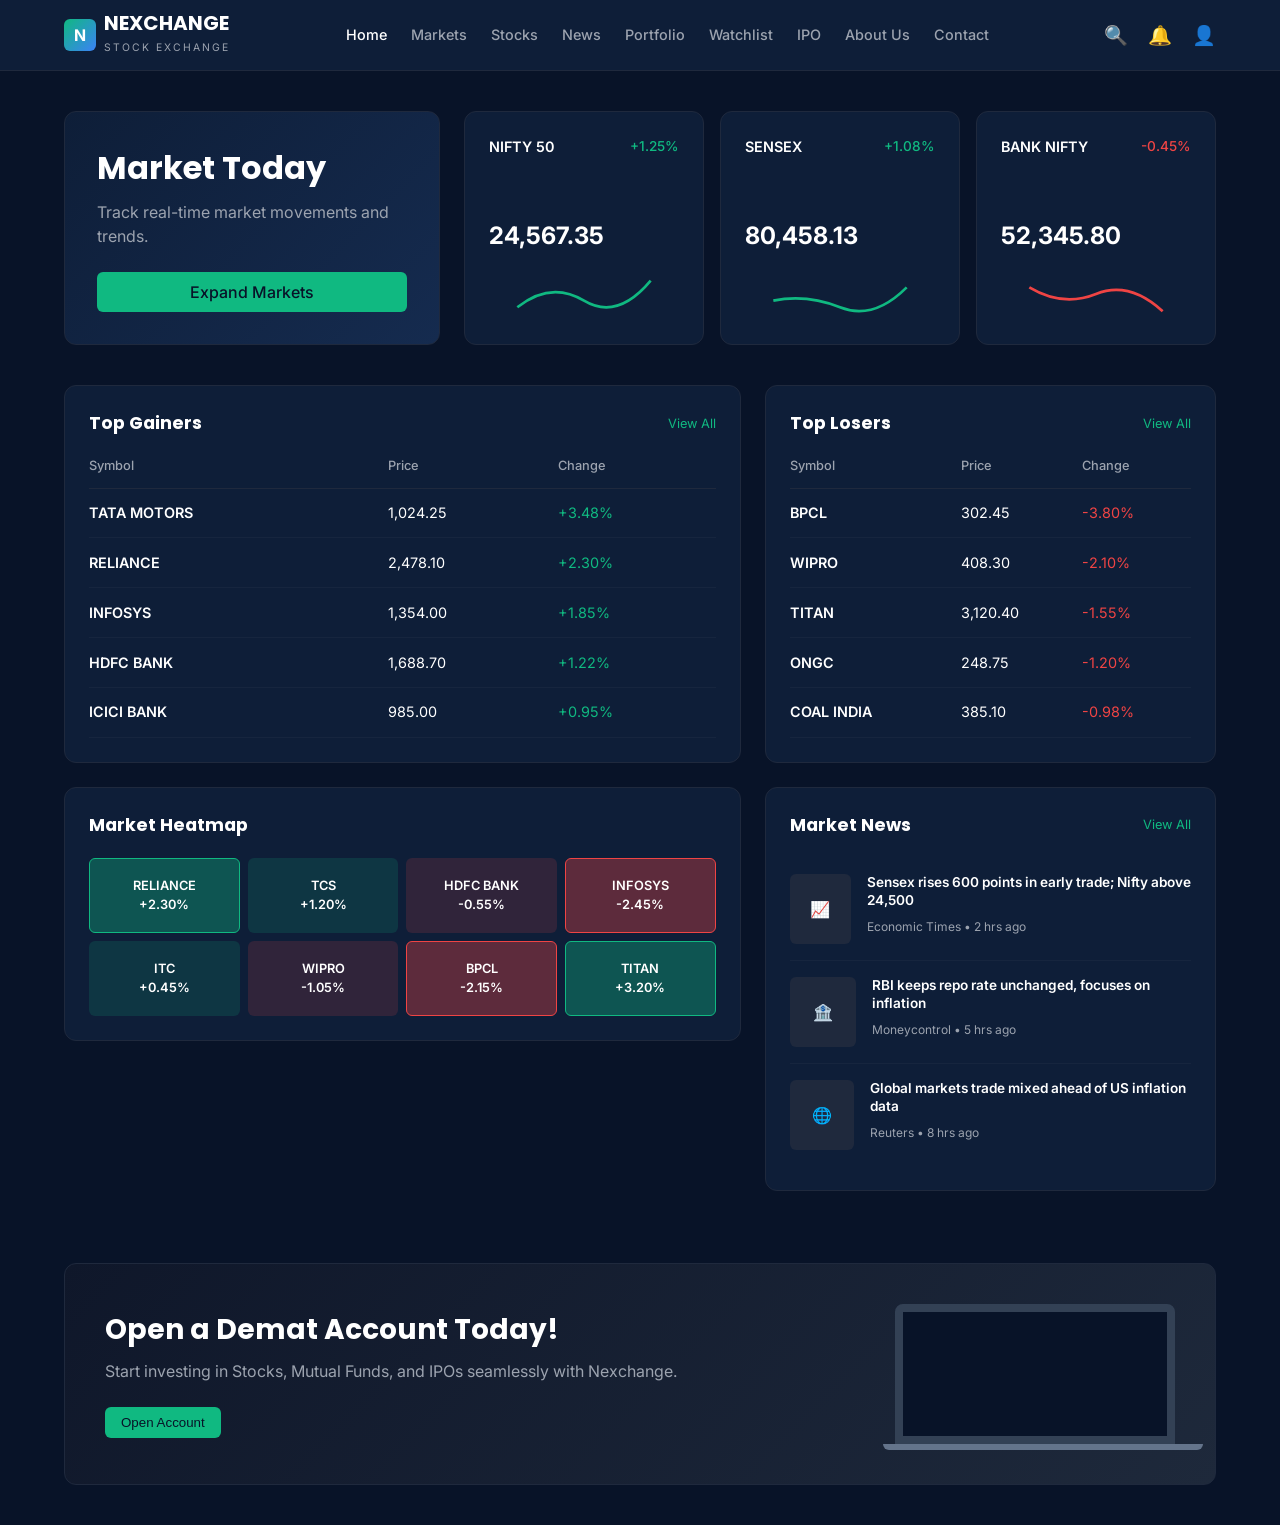
<file: index.html>
<!DOCTYPE html>
<html lang="en">
<head>
    <meta charset="UTF-8">
    <meta name="viewport" content="width=device-width, initial-scale=1.0">
    <title>Nexchange - Stock Exchange</title>
    <link rel="stylesheet" href="css/variables.css">
    <link rel="stylesheet" href="css/global.css">
    <link rel="stylesheet" href="css/components.css">
    <link rel="stylesheet" href="css/responsive.css">
</head>
<body>

    <!-- Main Navigation Header -->
    <header>
        <div class="container nav-container">
            <div class="logo-group">
                <div class="logo-icon">N</div>
                <div class="logo-text">
                    <h1>NEXCHANGE</h1>
                    <span>STOCK EXCHANGE</span>
                </div>
            </div>
            <nav class="nav-links">
                <a href="index.html" class="active">Home</a>
                <a href="markets.html">Markets</a>
                <a href="stocks.html">Stocks</a>
                <a href="news.html">News</a>
                <a href="portfolio.html">Portfolio</a>
                <a href="watchlist.html">Watchlist</a>
                <a href="ipo.html">IPO</a>
                <a href="about.html">About Us</a>
                <a href="contact.html">Contact</a>
            </nav>
            <div class="nav-actions">
                <button class="icon-btn" aria-label="Search">🔍</button>
                <button class="icon-btn" aria-label="Notifications">🔔</button>
                <button class="icon-btn" aria-label="Profile">👤</button>
            </div>
        </div>
    </header>

    <!-- Main Layout Content -->
    <main class="container">
        
        <!-- Market Today Banner & Indices -->
        <section class="hero-section">
            <div class="hero-grid">
                <div class="market-intro">
                    <h2>Market Today</h2>
                    <p>Track real-time market movements and trends.</p>
                    <a href="markets.html" class="btn btn-primary">Expand Markets</a>
                </div>
                <div class="indices-grid">
                    <!-- Nifty 50 -->
                    <div class="index-card">
                        <div class="index-header">
                            <span class="index-name">NIFTY 50</span>
                            <span class="index-change up">+1.25%</span>
                        </div>
                        <div>
                            <div class="index-val">24,567.35</div>
                            <!-- Static SVGs for professional real-time feel -->
                            <svg class="sparkline" viewBox="0 0 100 30">
                                <path d="M 0,25 Q 25,5 50,20 T 100,5" fill="none" stroke="#10B981" stroke-width="2"/>
                            </svg>
                        </div>
                    </div>
                    <!-- Sensex -->
                    <div class="index-card">
                        <div class="index-header">
                            <span class="index-name">SENSEX</span>
                            <span class="index-change up">+1.08%</span>
                        </div>
                        <div>
                            <div class="index-val">80,458.13</div>
                            <svg class="sparkline" viewBox="0 0 100 30">
                                <path d="M 0,20 Q 25,15 50,25 T 100,10" fill="none" stroke="#10B981" stroke-width="2"/>
                            </svg>
                        </div>
                    </div>
                    <!-- Bank Nifty -->
                    <div class="index-card">
                        <div class="index-header">
                            <span class="index-name">BANK NIFTY</span>
                            <span class="index-change down">-0.45%</span>
                        </div>
                        <div>
                            <div class="index-val">52,345.80</div>
                            <svg class="sparkline" viewBox="0 0 100 30">
                                <path d="M 0,10 Q 25,25 50,15 T 100,28" fill="none" stroke="#EF4444" stroke-width="2"/>
                            </svg>
                        </div>
                    </div>
                </div>
            </div>
        </section>

        <!-- Dashboard Layout Grid -->
        <section class="main-dashboard-grid">
            
            <!-- Left Side Dashboard Modules -->
            <div>
                <!-- Top Gainers -->
                <div class="card">
                    <div class="card-header">
                        <h3>Top Gainers</h3>
                        <a href="stocks.html" class="view-all">View All</a>
                    </div>
                    <table class="stock-table">
                        <thead>
                            <tr>
                                <th>Symbol</th>
                                <th>Price</th>
                                <th>Change</th>
                            </tr>
                        </thead>
                        <tbody>
                            <tr>
                                <td class="stock-name">TATA MOTORS</td>
                                <td>1,024.25</td>
                                <td class="up">+3.48%</td>
                            </tr>
                            <tr>
                                <td class="stock-name">RELIANCE</td>
                                <td>2,478.10</td>
                                <td class="up">+2.30%</td>
                            </tr>
                            <tr>
                                <td class="stock-name">INFOSYS</td>
                                <td>1,354.00</td>
                                <td class="up">+1.85%</td>
                            </tr>
                            <tr>
                                <td class="stock-name">HDFC BANK</td>
                                <td>1,688.70</td>
                                <td class="up">+1.22%</td>
                            </tr>
                            <tr>
                                <td class="stock-name">ICICI BANK</td>
                                <td>985.00</td>
                                <td class="up">+0.95%</td>
                            </tr>
                        </tbody>
                    </table>
                </div>

                <!-- Market Heatmap -->
                <div class="card">
                    <div class="card-header">
                        <h3>Market Heatmap</h3>
                    </div>
                    <div class="heatmap-grid">
                        <div class="heatmap-cell gain-high">RELIANCE<br>+2.30%</div>
                        <div class="heatmap-cell gain-mid">TCS<br>+1.20%</div>
                        <div class="heatmap-cell loss-mid">HDFC BANK<br>-0.55%</div>
                        <div class="heatmap-cell loss-high">INFOSYS<br>-2.45%</div>
                        <div class="heatmap-cell gain-mid">ITC<br>+0.45%</div>
                        <div class="heatmap-cell loss-mid">WIPRO<br>-1.05%</div>
                        <div class="heatmap-cell loss-high">BPCL<br>-2.15%</div>
                        <div class="heatmap-cell gain-high">TITAN<br>+3.20%</div>
                    </div>
                </div>
            </div>

            <!-- Right Side Dashboard Modules -->
            <div>
                <!-- Top Losers -->
                <div class="card">
                    <div class="card-header">
                        <h3>Top Losers</h3>
                        <a href="stocks.html" class="view-all">View All</a>
                    </div>
                    <table class="stock-table">
                        <thead>
                            <tr>
                                <th>Symbol</th>
                                <th>Price</th>
                                <th>Change</th>
                            </tr>
                        </thead>
                        <tbody>
                            <tr>
                                <td class="stock-name">BPCL</td>
                                <td>302.45</td>
                                <td class="down">-3.80%</td>
                            </tr>
                            <tr>
                                <td class="stock-name">WIPRO</td>
                                <td>408.30</td>
                                <td class="down">-2.10%</td>
                            </tr>
                            <tr>
                                <td class="stock-name">TITAN</td>
                                <td>3,120.40</td>
                                <td class="down">-1.55%</td>
                            </tr>
                            <tr>
                                <td class="stock-name">ONGC</td>
                                <td>248.75</td>
                                <td class="down">-1.20%</td>
                            </tr>
                            <tr>
                                <td class="stock-name">COAL INDIA</td>
                                <td>385.10</td>
                                <td class="down">-0.98%</td>
                            </tr>
                        </tbody>
                    </table>
                </div>

                <!-- Market News -->
                <div class="card">
                    <div class="card-header">
                        <h3>Market News</h3>
                        <a href="news.html" class="view-all">View All</a>
                    </div>
                    <div class="news-feed">
                        <div class="news-item">
                            <div class="news-img">📈</div>
                            <div class="news-content">
                                <h4>Sensex rises 600 points in early trade; Nifty above 24,500</h4>
                                <span class="news-meta">Economic Times • 2 hrs ago</span>
                            </div>
                        </div>
                        <div class="news-item">
                            <div class="news-img">🏦</div>
                            <div class="news-content">
                                <h4>RBI keeps repo rate unchanged, focuses on inflation</h4>
                                <span class="news-meta">Moneycontrol • 5 hrs ago</span>
                            </div>
                        </div>
                        <div class="news-item">
                            <div class="news-img">🌐</div>
                            <div class="news-content">
                                <h4>Global markets trade mixed ahead of US inflation data</h4>
                                <span class="news-meta">Reuters • 8 hrs ago</span>
                            </div>
                        </div>
                    </div>
                </div>
            </div>
        </section>

        <!-- Call to Action Banner -->
        <section class="cta-banner">
            <div class="cta-text">
                <h3>Open a Demat Account Today!</h3>
                <p>Start investing in Stocks, Mutual Funds, and IPOs seamlessly with Nexchange.</p>
                <button class="btn btn-primary">Open Account</button>
            </div>
            <!-- Native CSS illustration of Desktop/Dashboard Mockup -->
            <div class="cta-mockup"></div>
        </section>
    </main>

    <!-- Mobile Footer Navigation -->
    <nav class="mobile-nav">
        <a href="index.html" class="mobile-nav-item active">
            <span class="mobile-nav-icon">🏠</span>
            <span>Home</span>
        </a>
        <a href="markets.html" class="mobile-nav-item">
            <span class="mobile-nav-icon">📊</span>
            <span>Markets</span>
        </a>
        <a href="watchlist.html" class="mobile-nav-item">
            <span class="mobile-nav-icon">⭐</span>
            <span>Watchlist</span>
        </a>
        <a href="portfolio.html" class="mobile-nav-item">
            <span class="mobile-nav-icon">💼</span>
            <span>Portfolio</span>
        </a>
    </nav>

</body>
</html>
</file>
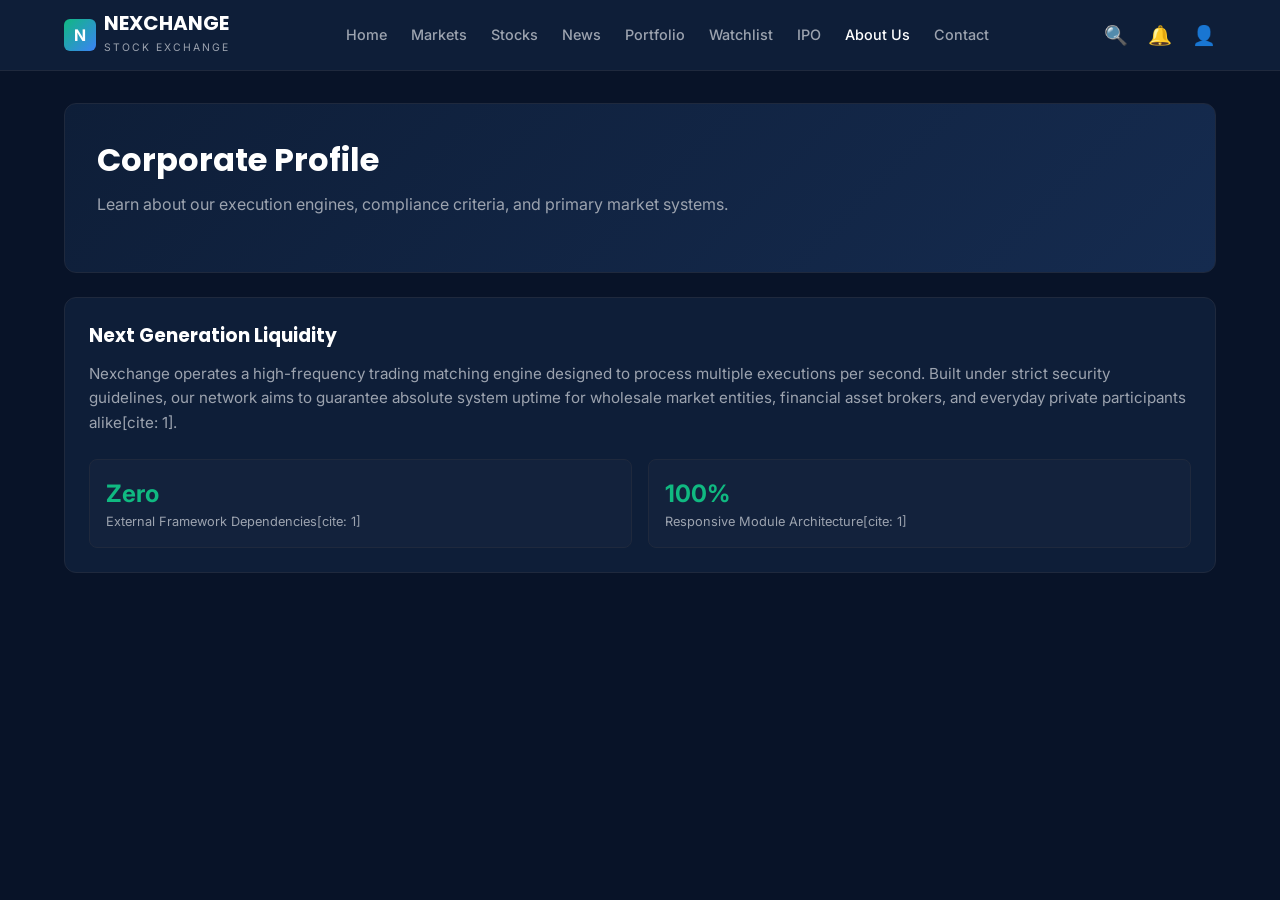
<file: about.html>
<!DOCTYPE html>
<html lang="en">
<head>
    <meta charset="UTF-8">
    <meta name="viewport" content="width=device-width, initial-scale=1.0">
    <title>Nexchange - About Us</title>
    <link rel="stylesheet" href="css/variables.css">
    <link rel="stylesheet" href="css/global.css">
    <link rel="stylesheet" href="css/components.css">
    <link rel="stylesheet" href="css/responsive.css">
</head>
<body>

    <header>
        <div class="container nav-container">
            <div class="logo-group">
                <div class="logo-icon">N</div>
                <div class="logo-text">
                    <h1>NEXCHANGE</h1>
                    <span>STOCK EXCHANGE</span>
                </div>
            </div>
            <nav class="nav-links">
                <a href="index.html">Home</a>
                <a href="markets.html">Markets</a>
                <a href="stocks.html">Stocks</a>
                <a href="news.html">News</a>
                <a href="portfolio.html">Portfolio</a>
                <a href="watchlist.html">Watchlist</a>
                <a href="ipo.html">IPO</a>
                <a href="about.html" class="active">About Us</a>
                <a href="contact.html">Contact</a>
            </nav>
            <div class="nav-actions">
                <button class="icon-btn" aria-label="Search">🔍</button>
                <button class="icon-btn" aria-label="Notifications">🔔</button>
                <button class="icon-btn" aria-label="Profile">👤</button>
            </div>
        </div>
    </header>

    <main class="container" style="padding-top: 2rem;">
        <section class="hero-section" style="padding: 0 0 1.5rem 0;">
            <div class="market-intro">
                <h2>Corporate Profile</h2>
                <p>Learn about our execution engines, compliance criteria, and primary market systems.</p>
            </div>
        </section>

        <section class="main-dashboard-grid" style="grid-template-columns: 1fr;">
            <div class="card">
                <h3 style="font-family: var(--font-heading); margin-bottom: 0.75rem;">Next Generation Liquidity</h3>
                <p style="color: var(--color-text-muted); font-size: 0.95rem; line-height: 1.6; margin-bottom: 1.5rem;">
                    Nexchange operates a high-frequency trading matching engine designed to process multiple executions per second. Built under strict security guidelines, our network aims to guarantee absolute system uptime for wholesale market entities, financial asset brokers, and everyday private participants alike[cite: 1].
                </p>
                <div style="display: grid; grid-template-columns: repeat(auto-fit, minmax(200px, 1fr)); gap: 1rem;">
                    <div style="background-color: rgba(255,255,255,0.02); padding: 1rem; border-radius: 0.5rem; border: 1px solid var(--color-border);">
                        <div style="font-size: 1.5rem; font-weight: 700; color: var(--color-primary);">Zero</div>
                        <div style="font-size: 0.8rem; color: var(--color-text-muted);">External Framework Dependencies[cite: 1]</div>
                    </div>
                    <div style="background-color: rgba(255,255,255,0.02); padding: 1rem; border-radius: 0.5rem; border: 1px solid var(--color-border);">
                        <div style="font-size: 1.5rem; font-weight: 700; color: var(--color-primary);">100%</div>
                        <div style="font-size: 0.8rem; color: var(--color-text-muted);">Responsive Module Architecture[cite: 1]</div>
                    </div>
                </div>
            </div>
        </section>
    </main>

    <nav class="mobile-nav">
        <a href="index.html" class="mobile-nav-item">
            <span class="mobile-nav-icon">🏠</span>
            <span>Home</span>
        </a>
        <a href="markets.html" class="mobile-nav-item">
            <span class="mobile-nav-icon">📊</span>
            <span>Markets</span>
        </a>
        <a href="watchlist.html" class="mobile-nav-item">
            <span class="mobile-nav-icon">⭐</span>
            <span>Watchlist</span>
        </a>
        <a href="portfolio.html" class="mobile-nav-item">
            <span class="mobile-nav-icon">💼</span>
            <span>Portfolio</span>
        </a>
    </nav>
</body>
</html>
</file>
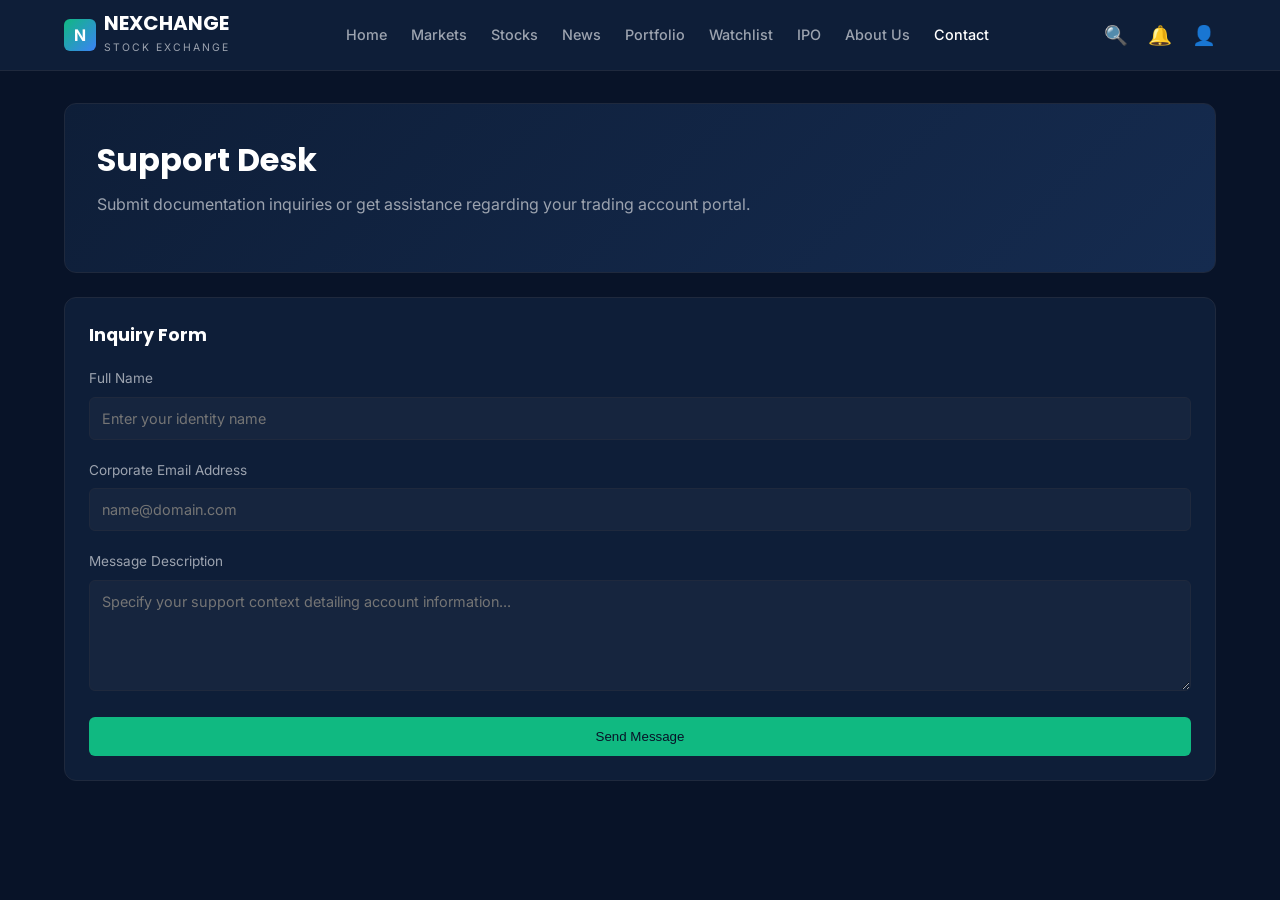
<file: contact.html>
<!DOCTYPE html>
<html lang="en">
<head>
    <meta charset="UTF-8">
    <meta name="viewport" content="width=device-width, initial-scale=1.0">
    <title>Nexchange - Contact</title>
    <link rel="stylesheet" href="css/variables.css">
    <link rel="stylesheet" href="css/global.css">
    <link rel="stylesheet" href="css/components.css">
    <link rel="stylesheet" href="css/responsive.css">
    <style>
        .form-group {
            margin-bottom: 1.25rem;
        }
        .form-group label {
            display: block;
            font-size: 0.85rem;
            color: var(--color-text-muted);
            margin-bottom: 0.5rem;
        }
        .form-control {
            width: 100%;
            background-color: rgba(255,255,255,0.03);
            border: 1px solid var(--color-border);
            border-radius: 0.375rem;
            padding: 0.75rem;
            color: #fff;
            font-family: var(--font-primary);
            font-size: 0.9rem;
        }
        .form-control:focus {
            outline: none;
            border-color: var(--color-primary);
        }
    </style>
</head>
<body>

    <header>
        <div class="container nav-container">
            <div class="logo-group">
                <div class="logo-icon">N</div>
                <div class="logo-text">
                    <h1>NEXCHANGE</h1>
                    <span>STOCK EXCHANGE</span>
                </div>
            </div>
            <nav class="nav-links">
                <a href="index.html">Home</a>
                <a href="markets.html">Markets</a>
                <a href="stocks.html">Stocks</a>
                <a href="news.html">News</a>
                <a href="portfolio.html">Portfolio</a>
                <a href="watchlist.html">Watchlist</a>
                <a href="ipo.html">IPO</a>
                <a href="about.html">About Us</a>
                <a href="contact.html" class="active">Contact</a>
            </nav>
            <div class="nav-actions">
                <button class="icon-btn" aria-label="Search">🔍</button>
                <button class="icon-btn" aria-label="Notifications">🔔</button>
                <button class="icon-btn" aria-label="Profile">👤</button>
            </div>
        </div>
    </header>

    <main class="container" style="padding-top: 2rem;">
        <section class="hero-section" style="padding: 0 0 1.5rem 0;">
            <div class="market-intro">
                <h2>Support Desk</h2>
                <p>Submit documentation inquiries or get assistance regarding your trading account portal.</p>
            </div>
        </section>

        <section class="main-dashboard-grid" style="grid-template-columns: 1fr;">
            <div class="card">
                <div class="card-header">
                    <h3>Inquiry Form</h3>
                </div>
                <form action="#" method="POST" onsubmit="return false;">
                    <div class="form-group">
                        <label for="name">Full Name</label>
                        <input type="text" id="name" class="form-control" placeholder="Enter your identity name" required>
                    </div>
                    <div class="form-group">
                        <label for="email">Corporate Email Address</label>
                        <input type="email" id="email" class="form-control" placeholder="name@domain.com" required>
                    </div>
                    <div class="form-group">
                        <label for="message">Message Description</label>
                        <textarea id="message" rows="5" class="form-control" placeholder="Specify your support context detailing account information..." required></textarea>
                    </div>
                    <button type="submit" class="btn btn-primary" style="width: 100%; padding: 0.75rem;">Send Message</button>
                </form>
            </div>
        </section>
    </main>

    <nav class="mobile-nav">
        <a href="index.html" class="mobile-nav-item">
            <span class="mobile-nav-icon">🏠</span>
            <span>Home</span>
        </a>
        <a href="markets.html" class="mobile-nav-item">
            <span class="mobile-nav-icon">📊</span>
            <span>Markets</span>
        </a>
        <a href="watchlist.html" class="mobile-nav-item">
            <span class="mobile-nav-icon">⭐</span>
            <span>Watchlist</span>
        </a>
        <a href="portfolio.html" class="mobile-nav-item">
            <span class="mobile-nav-icon">💼</span>
            <span>Portfolio</span>
        </a>
    </nav>
</body>
</html>
</file>
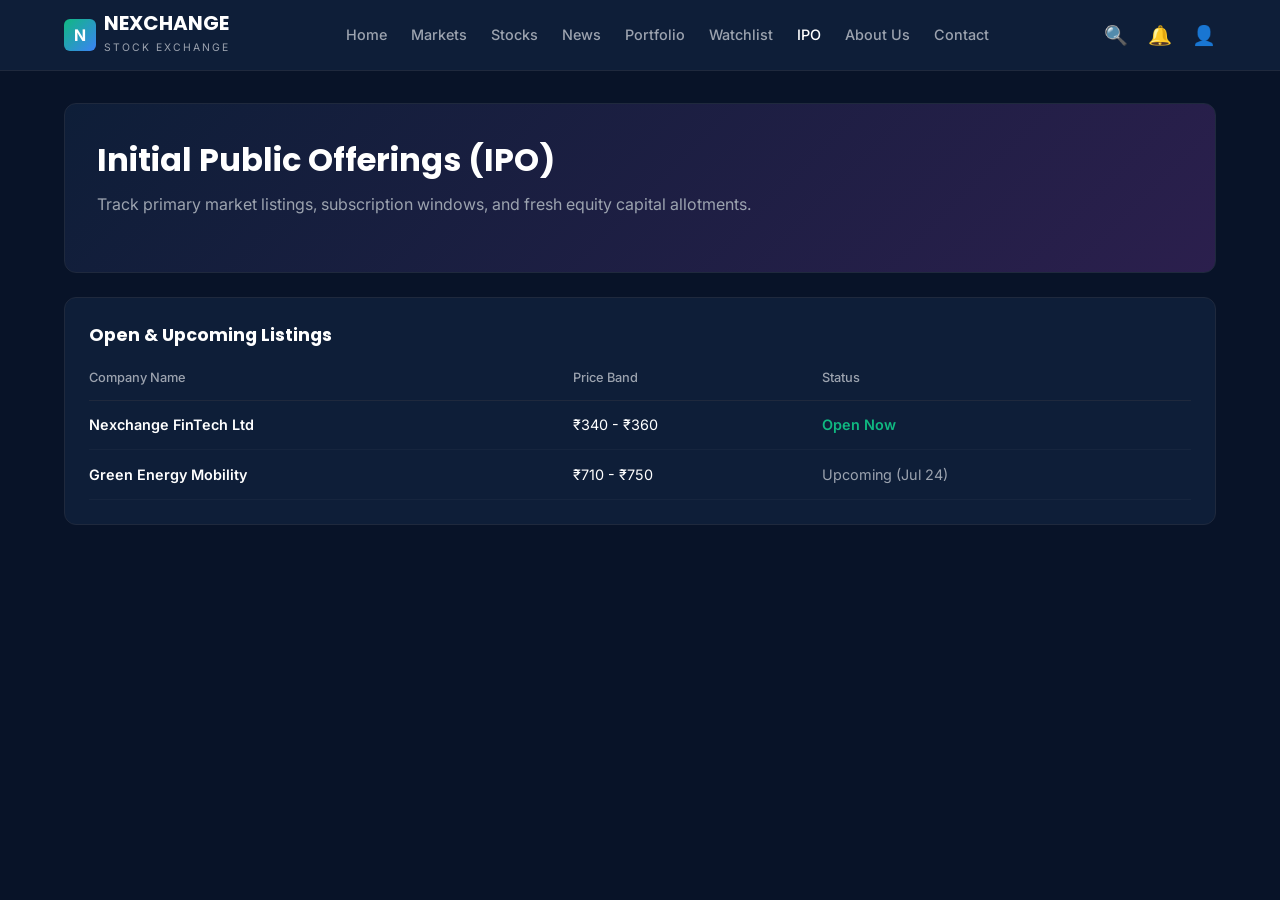
<file: ipo.html>
<!DOCTYPE html>
<html lang="en">
<head>
    <meta charset="UTF-8">
    <meta name="viewport" content="width=device-width, initial-scale=1.0">
    <title>Nexchange - IPO</title>
    <link rel="stylesheet" href="css/variables.css">
    <link rel="stylesheet" href="css/global.css">
    <link rel="stylesheet" href="css/components.css">
    <link rel="stylesheet" href="css/responsive.css">
</head>
<body>

    <header>
        <div class="container nav-container">
            <div class="logo-group">
                <div class="logo-icon">N</div>
                <div class="logo-text">
                    <h1>NEXCHANGE</h1>
                    <span>STOCK EXCHANGE</span>
                </div>
            </div>
            <nav class="nav-links">
                <a href="index.html">Home</a>
                <a href="markets.html">Markets</a>
                <a href="stocks.html">Stocks</a>
                <a href="news.html">News</a>
                <a href="portfolio.html">Portfolio</a>
                <a href="watchlist.html">Watchlist</a>
                <a href="ipo.html" class="active">IPO</a>
                <a href="about.html">About Us</a>
                <a href="contact.html">Contact</a>
            </nav>
            <div class="nav-actions">
                <button class="icon-btn" aria-label="Search">🔍</button>
                <button class="icon-btn" aria-label="Notifications">🔔</button>
                <button class="icon-btn" aria-label="Profile">👤</button>
            </div>
        </div>
    </header>

    <main class="container" style="padding-top: 2rem;">
        <section class="hero-section" style="padding: 0 0 1.5rem 0;">
            <div class="market-intro" style="background: linear-gradient(135deg, #0e1e38 0%, #2b1f4d 100%);">
                <h2>Initial Public Offerings (IPO)</h2>
                <p>Track primary market listings, subscription windows, and fresh equity capital allotments.</p>
            </div>
        </section>

        <section class="main-dashboard-grid" style="grid-template-columns: 1fr;">
            <div class="card">
                <div class="card-header">
                    <h3>Open & Upcoming Listings</h3>
                </div>
                <table class="stock-table">
                    <thead>
                        <tr>
                            <th>Company Name</th>
                            <th>Price Band</th>
                            <th>Status</th>
                        </tr>
                    </thead>
                    <tbody>
                        <tr>
                            <td class="stock-name">Nexchange FinTech Ltd</td>
                            <td>₹340 - ₹360</td>
                            <td><span style="color: var(--color-success); font-weight: 600;">Open Now</span></td>
                        </tr>
                        <tr>
                            <td class="stock-name">Green Energy Mobility</td>
                            <td>₹710 - ₹750</td>
                            <td style="color: var(--color-text-muted);">Upcoming (Jul 24)</td>
                        </tr>
                    </tbody>
                </table>
            </div>
        </section>
    </main>

    <nav class="mobile-nav">
        <a href="index.html" class="mobile-nav-item">
            <span class="mobile-nav-icon">🏠</span>
            <span>Home</span>
        </a>
        <a href="markets.html" class="mobile-nav-item">
            <span class="mobile-nav-icon">📊</span>
            <span>Markets</span>
        </a>
        <a href="watchlist.html" class="mobile-nav-item">
            <span class="mobile-nav-icon">⭐</span>
            <span>Watchlist</span>
        </a>
        <a href="portfolio.html" class="mobile-nav-item">
            <span class="mobile-nav-icon">💼</span>
            <span>Portfolio</span>
        </a>
    </nav>
</body>
</html>
</file>
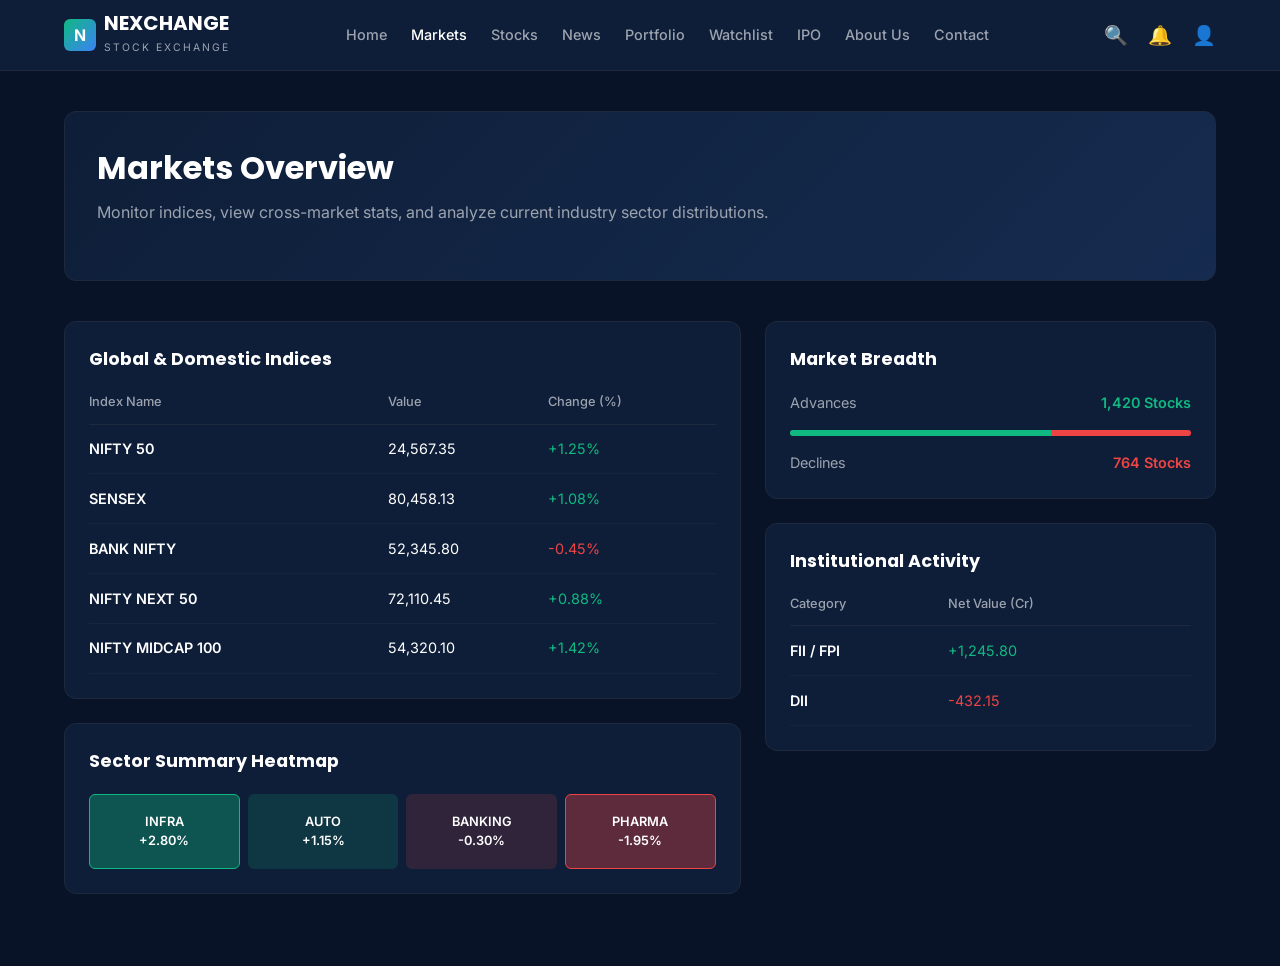
<file: markets.html>
<!DOCTYPE html>
<html lang="en">
<head>
    <meta charset="UTF-8">
    <meta name="viewport" content="width=device-width, initial-scale=1.0">
    <title>Nexchange - Markets</title>
    <link rel="stylesheet" href="css/variables.css">
    <link rel="stylesheet" href="css/global.css">
    <link rel="stylesheet" href="css/components.css">
    <link rel="stylesheet" href="css/responsive.css">
</head>
<body>

    <!-- Main Navigation Header -->
    <header>
        <div class="container nav-container">
            <div class="logo-group">
                <div class="logo-icon">N</div>
                <div class="logo-text">
                    <h1>NEXCHANGE</h1>
                    <span>STOCK EXCHANGE</span>
                </div>
            </div>
            <nav class="nav-links">
                <a href="index.html">Home</a>
                <a href="markets.html" class="active">Markets</a>
                <a href="stocks.html">Stocks</a>
                <a href="news.html">News</a>
                <a href="portfolio.html">Portfolio</a>
                <a href="watchlist.html">Watchlist</a>
                <a href="ipo.html">IPO</a>
                <a href="about.html">About Us</a>
                <a href="contact.html">Contact</a>
            </nav>
            <div class="nav-actions">
                <button class="icon-btn" aria-label="Search">🔍</button>
                <button class="icon-btn" aria-label="Notifications">🔔</button>
                <button class="icon-btn" aria-label="Profile">👤</button>
            </div>
        </div>
    </header>

    <!-- Main Layout Content -->
    <main class="container">
        
        <!-- Page Header -->
        <section class="hero-section">
            <div class="market-intro" style="background: linear-gradient(135deg, #0e1e38 0%, #152b4f 100%); padding: 2rem; border-radius: 0.75rem; border: 1px solid var(--color-border);">
                <h2>Markets Overview</h2>
                <p>Monitor indices, view cross-market stats, and analyze current industry sector distributions.</p>
            </div>
        </section>

        <!-- Markets Grid Layout -->
        <section class="main-dashboard-grid">
            
            <!-- Primary Column: Indices Breakdown -->
            <div>
                <div class="card">
                    <div class="card-header">
                        <h3>Global & Domestic Indices</h3>
                    </div>
                    <table class="stock-table">
                        <thead>
                            <tr>
                                <th>Index Name</th>
                                <th>Value</th>
                                <th>Change (%)</th>
                            </tr>
                        </thead>
                        <tbody>
                            <tr>
                                <td class="stock-name">NIFTY 50</td>
                                <td>24,567.35</td>
                                <td class="up">+1.25%</td>
                            </tr>
                            <tr>
                                <td class="stock-name">SENSEX</td>
                                <td>80,458.13</td>
                                <td class="up">+1.08%</td>
                            </tr>
                            <tr>
                                <td class="stock-name">BANK NIFTY</td>
                                <td>52,345.80</td>
                                <td class="down">-0.45%</td>
                            </tr>
                            <tr>
                                <td class="stock-name">NIFTY NEXT 50</td>
                                <td>72,110.45</td>
                                <td class="up">+0.88%</td>
                            </tr>
                            <tr>
                                <td class="stock-name">NIFTY MIDCAP 100</td>
                                <td>54,320.10</td>
                                <td class="up">+1.42%</td>
                            </tr>
                        </tbody>
                    </table>
                </div>

                <!-- Market Heatmap Context Linkage -->
                <div class="card">
                    <div class="card-header">
                        <h3>Sector Summary Heatmap</h3>
                    </div>
                    <div class="heatmap-grid">
                        <div class="heatmap-cell gain-high">INFRA<br>+2.80%</div>
                        <div class="heatmap-cell gain-mid">AUTO<br>+1.15%</div>
                        <div class="heatmap-cell loss-mid">BANKING<br>-0.30%</div>
                        <div class="heatmap-cell loss-high">PHARMA<br>-1.95%</div>
                    </div>
                </div>
            </div>

            <!-- Secondary Column: Market Statistics -->
            <div>
                <div class="card">
                    <div class="card-header">
                        <h3>Market Breadth</h3>
                    </div>
                    <div style="display: flex; flex-direction: column; gap: 1rem; margin-top: 0.5rem;">
                        <div style="display: flex; justify-content: space-between; font-size: 0.9rem;">
                            <span style="color: var(--color-text-muted);">Advances</span>
                            <span class="up" style="font-weight: 600;">1,420 Stocks</span>
                        </div>
                        <div style="height: 6px; background: #1f293d; border-radius: 3px; overflow: hidden; display: flex;">
                            <div style="width: 65%; background: var(--color-success);"></div>
                            <div style="width: 35%; background: var(--color-danger);"></div>
                        </div>
                        <div style="display: flex; justify-content: space-between; font-size: 0.9rem;">
                            <span style="color: var(--color-text-muted);">Declines</span>
                            <span class="down" style="font-weight: 600;">764 Stocks</span>
                        </div>
                    </div>
                </div>

                <div class="card">
                    <div class="card-header">
                        <h3>Institutional Activity</h3>
                    </div>
                    <table class="stock-table">
                        <thead>
                            <tr>
                                <th>Category</th>
                                <th>Net Value (Cr)</th>
                            </tr>
                        </thead>
                        <tbody>
                            <tr>
                                <td class="stock-name">FII / FPI</td>
                                <td class="up">+1,245.80</td>
                            </tr>
                            <tr>
                                <td class="stock-name">DII</td>
                                <td class="down">-432.15</td>
                            </tr>
                        </tbody>
                    </table>
                </div>
            </div>
        </section>
    </main>

    <!-- Mobile Footer Navigation -->
    <nav class="mobile-nav">
        <a href="index.html" class="mobile-nav-item">
            <span class="mobile-nav-icon">🏠</span>
            <span>Home</span>
        </a>
        <a href="markets.html" class="mobile-nav-item active">
            <span class="mobile-nav-icon">📊</span>
            <span>Markets</span>
        </a>
        <a href="watchlist.html" class="mobile-nav-item">
            <span class="mobile-nav-icon">⭐</span>
            <span>Watchlist</span>
        </a>
        <a href="portfolio.html" class="mobile-nav-item">
            <span class="mobile-nav-icon">💼</span>
            <span>Portfolio</span>
        </a>
    </nav>

</body>
</html>
</file>
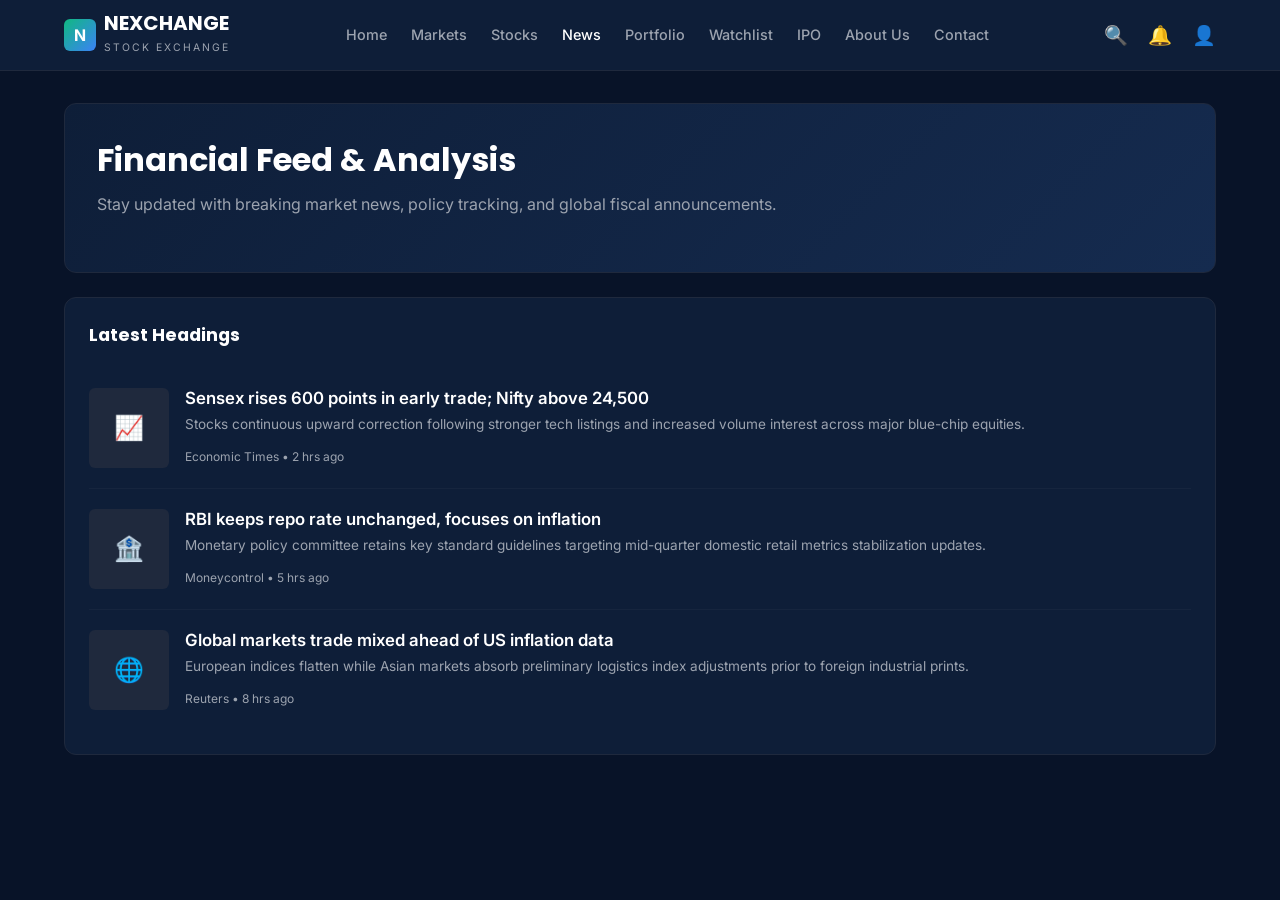
<file: news.html>
<!DOCTYPE html>
<html lang="en">
<head>
    <meta charset="UTF-8">
    <meta name="viewport" content="width=device-width, initial-scale=1.0">
    <title>Nexchange - News</title>
    <link rel="stylesheet" href="css/variables.css">
    <link rel="stylesheet" href="css/global.css">
    <link rel="stylesheet" href="css/components.css">
    <link rel="stylesheet" href="css/responsive.css">
</head>
<body>

    <header>
        <div class="container nav-container">
            <div class="logo-group">
                <div class="logo-icon">N</div>
                <div class="logo-text">
                    <h1>NEXCHANGE</h1>
                    <span>STOCK EXCHANGE</span>
                </div>
            </div>
            <nav class="nav-links">
                <a href="index.html">Home</a>
                <a href="markets.html">Markets</a>
                <a href="stocks.html">Stocks</a>
                <a href="news.html" class="active">News</a>
                <a href="portfolio.html">Portfolio</a>
                <a href="watchlist.html">Watchlist</a>
                <a href="ipo.html">IPO</a>
                <a href="about.html">About Us</a>
                <a href="contact.html">Contact</a>
            </nav>
            <div class="nav-actions">
                <button class="icon-btn" aria-label="Search">🔍</button>
                <button class="icon-btn" aria-label="Notifications">🔔</button>
                <button class="icon-btn" aria-label="Profile">👤</button>
            </div>
        </div>
    </header>

    <main class="container" style="padding-top: 2rem;">
        <section class="hero-section" style="padding: 0 0 1.5rem 0;">
            <div class="market-intro">
                <h2>Financial Feed & Analysis</h2>
                <p>Stay updated with breaking market news, policy tracking, and global fiscal announcements.</p>
            </div>
        </section>

        <section class="main-dashboard-grid" style="grid-template-columns: 1fr;">
            <div class="card">
                <div class="card-header">
                    <h3>Latest Headings</h3>
                </div>
                <div class="news-feed">
                    <div class="news-item" style="padding: 1.25rem 0;">
                        <div class="news-img" style="font-size: 1.5rem; width: 80px; height: 80px;">📈</div>
                        <div class="news-content">
                            <h4 style="font-size: 1.05rem;">Sensex rises 600 points in early trade; Nifty above 24,500</h4>
                            <p style="color: var(--color-text-muted); font-size: 0.85rem; margin: 0.25rem 0 0.5rem 0;">Stocks continuous upward correction following stronger tech listings and increased volume interest across major blue-chip equities.</p>
                            <span class="news-meta">Economic Times • 2 hrs ago</span>
                        </div>
                    </div>
                    <div class="news-item" style="padding: 1.25rem 0;">
                        <div class="news-img" style="font-size: 1.5rem; width: 80px; height: 80px;">🏦</div>
                        <div class="news-content">
                            <h4 style="font-size: 1.05rem;">RBI keeps repo rate unchanged, focuses on inflation</h4>
                            <p style="color: var(--color-text-muted); font-size: 0.85rem; margin: 0.25rem 0 0.5rem 0;">Monetary policy committee retains key standard guidelines targeting mid-quarter domestic retail metrics stabilization updates.</p>
                            <span class="news-meta">Moneycontrol • 5 hrs ago</span>
                        </div>
                    </div>
                    <div class="news-item" style="padding: 1.25rem 0;">
                        <div class="news-img" style="font-size: 1.5rem; width: 80px; height: 80px;">🌐</div>
                        <div class="news-content">
                            <h4 style="font-size: 1.05rem;">Global markets trade mixed ahead of US inflation data</h4>
                            <p style="color: var(--color-text-muted); font-size: 0.85rem; margin: 0.25rem 0 0.5rem 0;">European indices flatten while Asian markets absorb preliminary logistics index adjustments prior to foreign industrial prints.</p>
                            <span class="news-meta">Reuters • 8 hrs ago</span>
                        </div>
                    </div>
                </div>
            </div>
        </section>
    </main>

    <nav class="mobile-nav">
        <a href="index.html" class="mobile-nav-item">
            <span class="mobile-nav-icon">🏠</span>
            <span>Home</span>
        </a>
        <a href="markets.html" class="mobile-nav-item">
            <span class="mobile-nav-icon">📊</span>
            <span>Markets</span>
        </a>
        <a href="watchlist.html" class="mobile-nav-item">
            <span class="mobile-nav-icon">⭐</span>
            <span>Watchlist</span>
        </a>
        <a href="portfolio.html" class="mobile-nav-item">
            <span class="mobile-nav-icon">💼</span>
            <span>Portfolio</span>
        </a>
    </nav>
</body>
</html>
</file>
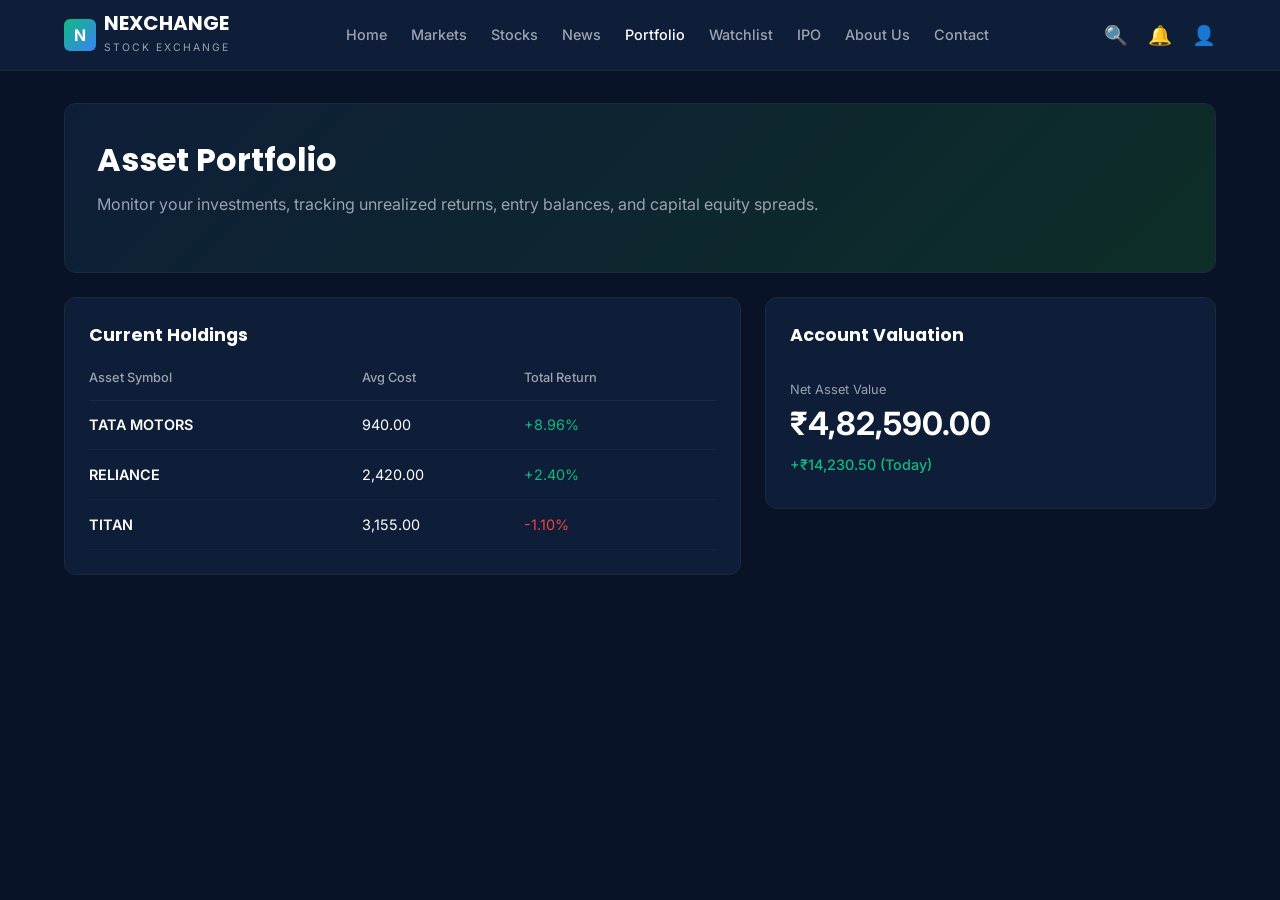
<file: portfolio.html>
<!DOCTYPE html>
<html lang="en">
<head>
    <meta charset="UTF-8">
    <meta name="viewport" content="width=device-width, initial-scale=1.0">
    <title>Nexchange - Portfolio</title>
    <link rel="stylesheet" href="css/variables.css">
    <link rel="stylesheet" href="css/global.css">
    <link rel="stylesheet" href="css/components.css">
    <link rel="stylesheet" href="css/responsive.css">
</head>
<body>

    <header>
        <div class="container nav-container">
            <div class="logo-group">
                <div class="logo-icon">N</div>
                <div class="logo-text">
                    <h1>NEXCHANGE</h1>
                    <span>STOCK EXCHANGE</span>
                </div>
            </div>
            <nav class="nav-links">
                <a href="index.html">Home</a>
                <a href="markets.html">Markets</a>
                <a href="stocks.html">Stocks</a>
                <a href="news.html">News</a>
                <a href="portfolio.html" class="active">Portfolio</a>
                <a href="watchlist.html">Watchlist</a>
                <a href="ipo.html">IPO</a>
                <a href="about.html">About Us</a>
                <a href="contact.html">Contact</a>
            </nav>
            <div class="nav-actions">
                <button class="icon-btn" aria-label="Search">🔍</button>
                <button class="icon-btn" aria-label="Notifications">🔔</button>
                <button class="icon-btn" aria-label="Profile">👤</button>
            </div>
        </div>
    </header>

    <main class="container" style="padding-top: 2rem;">
        <section class="hero-section" style="padding: 0 0 1.5rem 0;">
            <div class="market-intro" style="background: linear-gradient(135deg, #0e1e38 0%, #0d2e27 100%);">
                <h2>Asset Portfolio</h2>
                <p>Monitor your investments, tracking unrealized returns, entry balances, and capital equity spreads.</p>
            </div>
        </section>

        <section class="main-dashboard-grid">
            <div>
                <div class="card">
                    <div class="card-header">
                        <h3>Current Holdings</h3>
                    </div>
                    <table class="stock-table">
                        <thead>
                            <tr>
                                <th>Asset Symbol</th>
                                <th>Avg Cost</th>
                                <th>Total Return</th>
                            </tr>
                        </thead>
                        <tbody>
                            <tr>
                                <td class="stock-name">TATA MOTORS</td>
                                <td>940.00</td>
                                <td class="up">+8.96%</td>
                            </tr>
                            <tr>
                                <td class="stock-name">RELIANCE</td>
                                <td>2,420.00</td>
                                <td class="up">+2.40%</td>
                            </tr>
                            <tr>
                                <td class="stock-name">TITAN</td>
                                <td>3,155.00</td>
                                <td class="down">-1.10%</td>
                            </tr>
                        </tbody>
                    </table>
                </div>
            </div>

            <div>
                <div class="card">
                    <div class="card-header">
                        <h3>Account Valuation</h3>
                    </div>
                    <div style="padding: 0.5rem 0;">
                        <span style="font-size: 0.8rem; color: var(--color-text-muted);">Net Asset Value</span>
                        <div style="font-size: 2rem; font-weight: 700; margin-bottom: 0.25rem;">₹4,82,590.00</div>
                        <span class="up" style="font-size: 0.9rem; font-weight: 500;">+₹14,230.50 (Today)</span>
                    </div>
                </div>
            </div>
        </section>
    </main>

    <nav class="mobile-nav">
        <a href="index.html" class="mobile-nav-item">
            <span class="mobile-nav-icon">🏠</span>
            <span>Home</span>
        </a>
        <a href="markets.html" class="mobile-nav-item">
            <span class="mobile-nav-icon">📊</span>
            <span>Markets</span>
        </a>
        <a href="watchlist.html" class="mobile-nav-item">
            <span class="mobile-nav-icon">⭐</span>
            <span>Watchlist</span>
        </a>
        <a href="portfolio.html" class="mobile-nav-item active">
            <span class="mobile-nav-icon">💼</span>
            <span>Portfolio</span>
        </a>
    </nav>
</body>
</html>
</file>
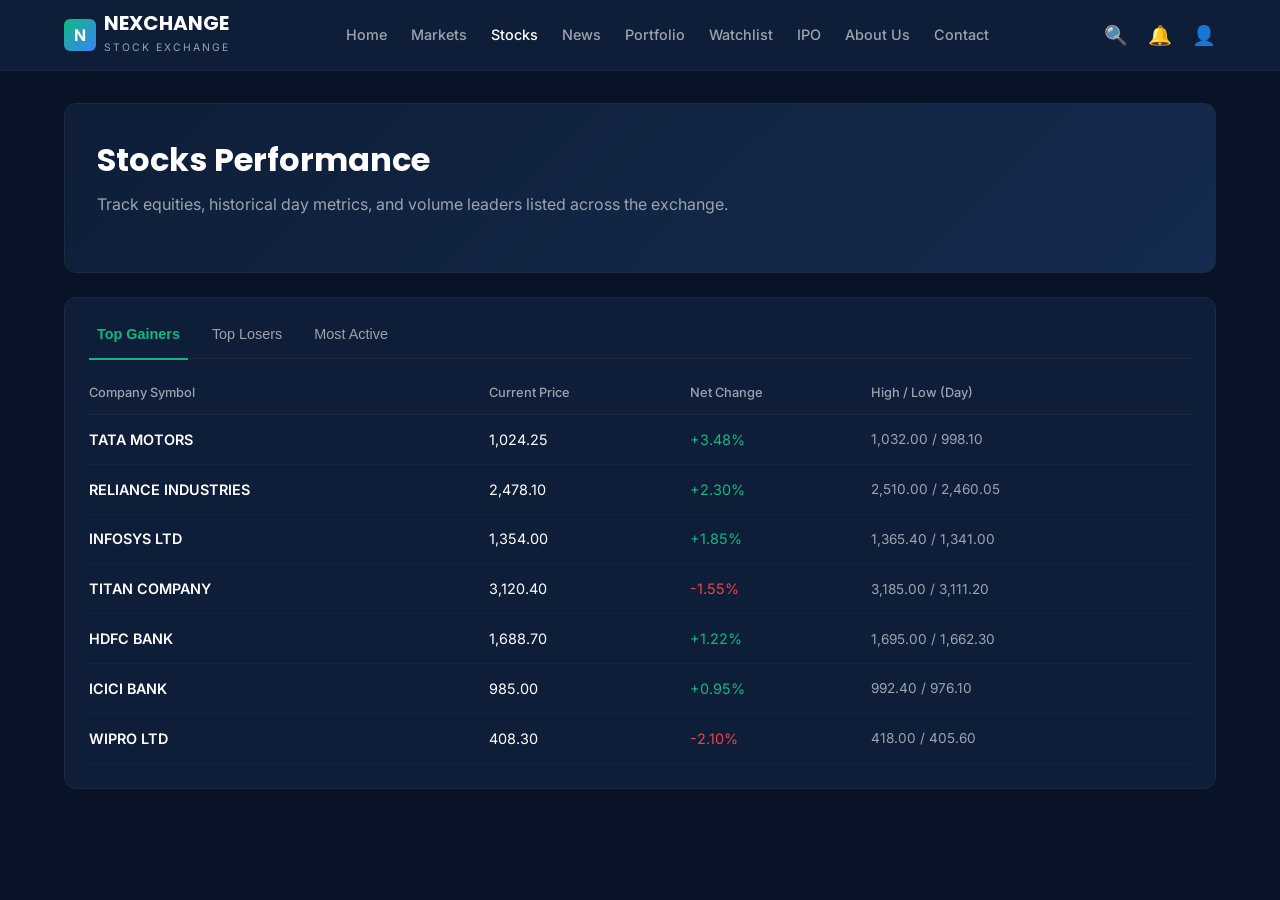
<file: stocks.html>
<!DOCTYPE html>
<html lang="en">
<head>
    <meta charset="UTF-8">
    <meta name="viewport" content="width=device-width, initial-scale=1.0">
    <title>Nexchange - Stocks</title>
    <link rel="stylesheet" href="css/variables.css">
    <link rel="stylesheet" href="css/global.css">
    <link rel="stylesheet" href="css/components.css">
    <link rel="stylesheet" href="css/responsive.css">
    <style>
        /* Specific page-level styling for the filter tabs */
        .filter-tabs {
            display: flex;
            gap: 1rem;
            margin-bottom: 1.5rem;
            border-bottom: 1px solid var(--color-border);
            padding-bottom: 0.75rem;
        }
        .tab-btn {
            background: transparent;
            border: none;
            color: var(--color-text-muted);
            font-size: 0.9rem;
            font-weight: 500;
            padding: 0.25rem 0.5rem;
            cursor: pointer;
            position: relative;
        }
        .tab-btn.active {
            color: var(--color-primary);
            font-weight: 600;
        }
        .tab-btn.active::after {
            content: '';
            position: absolute;
            bottom: -0.85rem;
            left: 0;
            right: 0;
            height: 2px;
            background-color: var(--color-primary);
        }
    </style>
</head>
<body>

    <!-- Main Navigation Header -->
    <header>
        <div class="container nav-container">
            <div class="logo-group">
                <div class="logo-icon">N</div>
                <div class="logo-text">
                    <h1>NEXCHANGE</h1>
                    <span>STOCK EXCHANGE</span>
                </div>
            </div>
            <nav class="nav-links">
                <a href="index.html">Home</a>
                <a href="markets.html">Markets</a>
                <a href="stocks.html" class="active">Stocks</a>
                <a href="news.html">News</a>
                <a href="portfolio.html">Portfolio</a>
                <a href="watchlist.html">Watchlist</a>
                <a href="ipo.html">IPO</a>
                <a href="about.html">About Us</a>
                <a href="contact.html">Contact</a>
            </nav>
            <div class="nav-actions">
                <button class="icon-btn" aria-label="Search">🔍</button>
                <button class="icon-btn" aria-label="Notifications">🔔</button>
                <button class="icon-btn" aria-label="Profile">👤</button>
            </div>
        </div>
    </header>

    <!-- Main Layout Content -->
    <main class="container" style="padding-top: 2rem;">
        
        <!-- Page Overview Header -->
        <section class="hero-section" style="padding: 0 0 1.5rem 0;">
            <div class="market-intro">
                <h2>Stocks Performance</h2>
                <p>Track equities, historical day metrics, and volume leaders listed across the exchange.</p>
            </div>
        </section>

        <!-- Main Dashboard Table Layout -->
        <section class="main-dashboard-grid" style="grid-template-columns: 1fr;">
            <div class="card">
                
                <!-- Filter Tabs mimicking the design mockups -->
                <div class="filter-tabs">
                    <button class="tab-btn active">Top Gainers</button>
                    <button class="tab-btn">Top Losers</button>
                    <button class="tab-btn">Most Active</button>
                </div>

                <!-- Comprehensive Equity List -->
                <table class="stock-table">
                    <thead>
                        <tr>
                            <th>Company Symbol</th>
                            <th>Current Price</th>
                            <th>Net Change</th>
                            <th>High / Low (Day)</th>
                        </tr>
                    </thead>
                    <tbody>
                        <tr>
                            <td class="stock-name">TATA MOTORS</td>
                            <td>1,024.25</td>
                            <td class="up">+3.48%</td>
                            <td style="color: var(--color-text-muted); font-size: 0.85rem;">1,032.00 / 998.10</td>
                        </tr>
                        <tr>
                            <td class="stock-name">RELIANCE INDUSTRIES</td>
                            <td>2,478.10</td>
                            <td class="up">+2.30%</td>
                            <td style="color: var(--color-text-muted); font-size: 0.85rem;">2,510.00 / 2,460.05</td>
                        </tr>
                        <tr>
                            <td class="stock-name">INFOSYS LTD</td>
                            <td>1,354.00</td>
                            <td class="up">+1.85%</td>
                            <td style="color: var(--color-text-muted); font-size: 0.85rem;">1,365.40 / 1,341.00</td>
                        </tr>
                        <tr>
                            <td class="stock-name">TITAN COMPANY</td>
                            <td>3,120.40</td>
                            <td class="down">-1.55%</td>
                            <td style="color: var(--color-text-muted); font-size: 0.85rem;">3,185.00 / 3,111.20</td>
                        </tr>
                        <tr>
                            <td class="stock-name">HDFC BANK</td>
                            <td>1,688.70</td>
                            <td class="up">+1.22%</td>
                            <td style="color: var(--color-text-muted); font-size: 0.85rem;">1,695.00 / 1,662.30</td>
                        </tr>
                        <tr>
                            <td class="stock-name">ICICI BANK</td>
                            <td>985.00</td>
                            <td class="up">+0.95%</td>
                            <td style="color: var(--color-text-muted); font-size: 0.85rem;">992.40 / 976.10</td>
                        </tr>
                        <tr>
                            <td class="stock-name">WIPRO LTD</td>
                            <td>408.30</td>
                            <td class="down">-2.10%</td>
                            <td style="color: var(--color-text-muted); font-size: 0.85rem;">418.00 / 405.60</td>
                        </tr>
                    </tbody>
                </table>
            </div>
        </section>
    </main>

    <!-- Mobile Navigation Bar -->
    <nav class="mobile-nav">
        <a href="index.html" class="mobile-nav-item">
            <span class="mobile-nav-icon">🏠</span>
            <span>Home</span>
        </a>
        <a href="markets.html" class="mobile-nav-item">
            <span class="mobile-nav-icon">📊</span>
            <span>Markets</span>
        </a>
        <a href="watchlist.html" class="mobile-nav-item">
            <span class="mobile-nav-icon">⭐</span>
            <span>Watchlist</span>
        </a>
        <a href="portfolio.html" class="mobile-nav-item">
            <span class="mobile-nav-icon">💼</span>
            <span>Portfolio</span>
        </a>
    </nav>

</body>
</html>
</file>
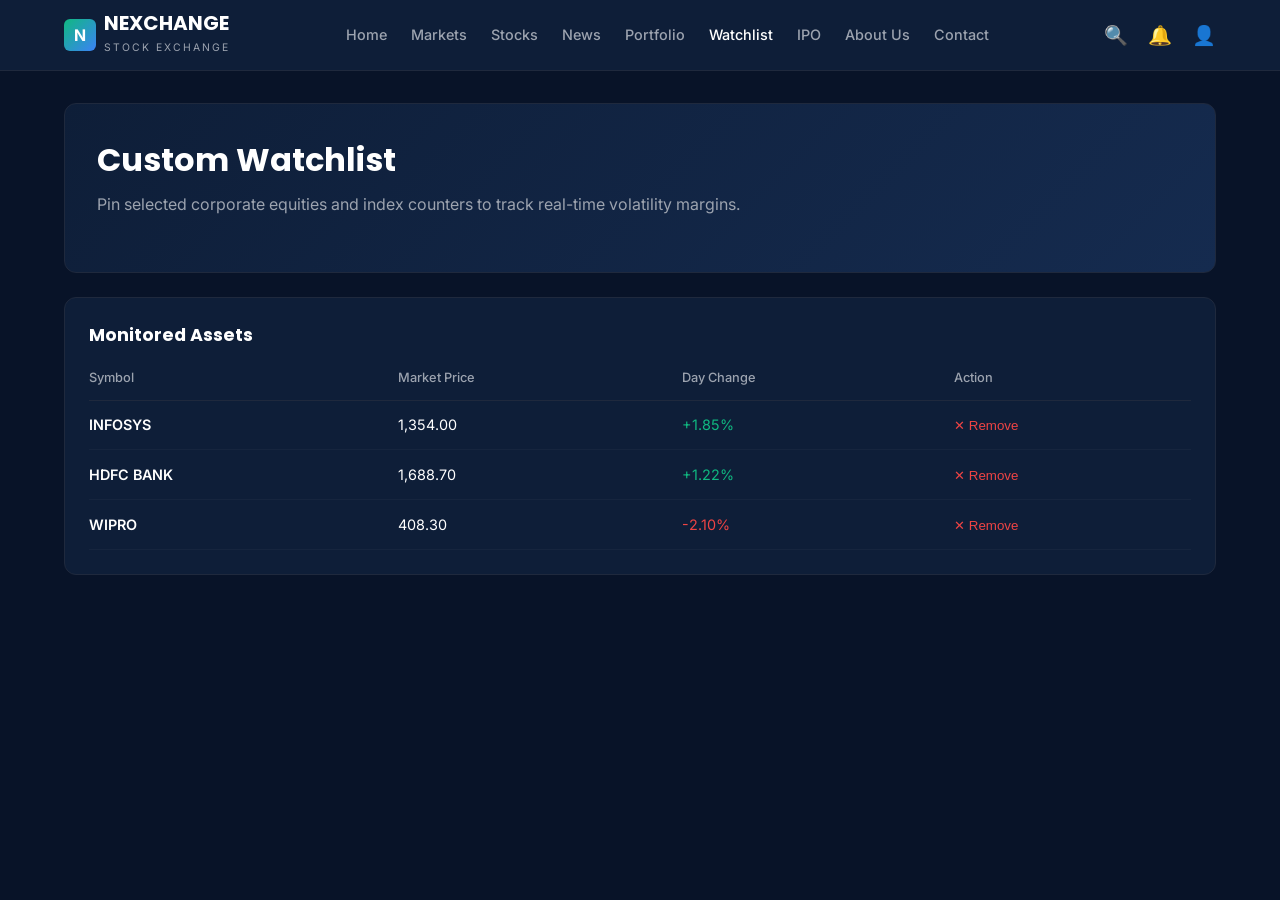
<file: watchlist.html>
<!DOCTYPE html>
<html lang="en">
<head>
    <meta charset="UTF-8">
    <meta name="viewport" content="width=device-width, initial-scale=1.0">
    <title>Nexchange - Watchlist</title>
    <link rel="stylesheet" href="css/variables.css">
    <link rel="stylesheet" href="css/global.css">
    <link rel="stylesheet" href="css/components.css">
    <link rel="stylesheet" href="css/responsive.css">
</head>
<body>

    <header>
        <div class="container nav-container">
            <div class="logo-group">
                <div class="logo-icon">N</div>
                <div class="logo-text">
                    <h1>NEXCHANGE</h1>
                    <span>STOCK EXCHANGE</span>
                </div>
            </div>
            <nav class="nav-links">
                <a href="index.html">Home</a>
                <a href="markets.html">Markets</a>
                <a href="stocks.html">Stocks</a>
                <a href="news.html">News</a>
                <a href="portfolio.html">Portfolio</a>
                <a href="watchlist.html" class="active">Watchlist</a>
                <a href="ipo.html">IPO</a>
                <a href="about.html">About Us</a>
                <a href="contact.html">Contact</a>
            </nav>
            <div class="nav-actions">
                <button class="icon-btn" aria-label="Search">🔍</button>
                <button class="icon-btn" aria-label="Notifications">🔔</button>
                <button class="icon-btn" aria-label="Profile">👤</button>
            </div>
        </div>
    </header>

    <main class="container" style="padding-top: 2rem;">
        <section class="hero-section" style="padding: 0 0 1.5rem 0;">
            <div class="market-intro">
                <h2>Custom Watchlist</h2>
                <p>Pin selected corporate equities and index counters to track real-time volatility margins.</p>
            </div>
        </section>

        <section class="main-dashboard-grid" style="grid-template-columns: 1fr;">
            <div class="card">
                <div class="card-header">
                    <h3>Monitored Assets</h3>
                </div>
                <table class="stock-table">
                    <thead>
                        <tr>
                            <th>Symbol</th>
                            <th>Market Price</th>
                            <th>Day Change</th>
                            <th>Action</th>
                        </tr>
                    </thead>
                    <tbody>
                        <tr>
                            <td class="stock-name">INFOSYS</td>
                            <td>1,354.00</td>
                            <td class="up">+1.85%</td>
                            <td><button style="background: transparent; border: none; color: var(--color-danger); cursor: pointer;">✕ Remove</button></td>
                        </tr>
                        <tr>
                            <td class="stock-name">HDFC BANK</td>
                            <td>1,688.70</td>
                            <td class="up">+1.22%</td>
                            <td><button style="background: transparent; border: none; color: var(--color-danger); cursor: pointer;">✕ Remove</button></td>
                        </tr>
                        <tr>
                            <td class="stock-name">WIPRO</td>
                            <td>408.30</td>
                            <td class="down">-2.10%</td>
                            <td><button style="background: transparent; border: none; color: var(--color-danger); cursor: pointer;">✕ Remove</button></td>
                        </tr>
                    </tbody>
                </table>
            </div>
        </section>
    </main>

    <nav class="mobile-nav">
        <a href="index.html" class="mobile-nav-item">
            <span class="mobile-nav-icon">🏠</span>
            <span>Home</span>
        </a>
        <a href="markets.html" class="mobile-nav-item">
            <span class="mobile-nav-icon">📊</span>
            <span>Markets</span>
        </a>
        <a href="watchlist.html" class="mobile-nav-item active">
            <span class="mobile-nav-icon">⭐</span>
            <span>Watchlist</span>
        </a>
        <a href="portfolio.html" class="mobile-nav-item">
            <span class="mobile-nav-icon">💼</span>
            <span>Portfolio</span>
        </a>
    </nav>
</body>
</html>
</file>
<file: css/variables.css>
@import url('https://fonts.googleapis.com/css2?family=Inter:wght@400;500;600&family=Poppins:wght@600;700&display=swap');

:root {
    /* Color Palette */
    --color-bg-dark: #081328;
    --color-bg-card: #0e1e38;
    --color-bg-light: #f3f4f6;
    --color-primary: #10B981;       /* Light Green accent */
    --color-success: #10B981;       /* Gainers */
    --color-success-bg: rgba(16, 185, 129, 0.15);
    --color-danger: #EF4444;        /* Losers */
    --color-danger-bg: rgba(239, 68, 68, 0.15);
    --color-text-white: #ffffff;
    --color-text-muted: #9CA3AF;
    --color-text-dark: #111827;
    --color-border: #1f293d;

    /* Typography */
    --font-primary: 'Inter', sans-serif;
    --font-heading: 'Poppins', sans-serif;

    /* Transitions */
    --transition-fast: 0.2s ease;
}
</file>
<file: css/global.css>
* {
    margin: 0;
    padding: 0;
    box-sizing: border-box;
}

body {
    font-family: var(--font-primary);
    background-color: var(--color-bg-dark);
    color: var(--color-text-white);
    line-height: 1.5;
    -webkit-font-smoothing: antialiased;
}

a {
    text-decoration: none;
    color: inherit;
    transition: color var(--transition-fast);
}

ul {
    list-style: none;
}

img {
    max-width: 100%;
    height: auto;
    display: block;
}

.container {
    width: 100%;
    max-width: 1200px;
    margin: 0 auto;
    padding: 0 1.5rem;
}

.btn {
    display: inline-block;
    padding: 0.5rem 1rem;
    border-radius: 0.375rem;
    font-weight: 500;
    text-align: center;
    cursor: pointer;
    border: none;
    transition: background-color var(--transition-fast);
}

.btn-primary {
    background-color: var(--color-primary);
    color: var(--color-bg-dark);
}

.btn-primary:hover {
    background-color: #05cd99;
}
</file>
<file: css/components.css>
/* --- Header & Navigation --- */
header {
    background-color: var(--color-bg-card);
    border-bottom: 1px solid var(--color-border);
    position: sticky;
    top: 0;
    z-index: 100;
}

.nav-container {
    display: flex;
    justify-content: space-between;
    align-items: center;
    height: 70px;
}

.logo-group {
    display: flex;
    align-items: center;
    gap: 0.5rem;
}

.logo-icon {
    width: 32px;
    height: 32px;
    background: linear-gradient(135deg, var(--color-primary), #3b82f6);
    border-radius: 6px;
    display: flex;
    align-items: center;
    justify-content: center;
    font-weight: bold;
    color: #fff;
}

.logo-text h1 {
    font-family: var(--font-heading);
    font-size: 1.25rem;
    line-height: 1;
}

.logo-text span {
    font-size: 0.65rem;
    color: var(--color-text-muted);
    letter-spacing: 2px;
    text-transform: uppercase;
}

.nav-links {
    display: flex;
    gap: 1.5rem;
}

.nav-links a {
    font-size: 0.9rem;
    font-weight: 500;
    color: var(--color-text-muted);
}

.nav-links a:hover,
.nav-links a.active {
    color: var(--color-text-white);
}

.nav-actions {
    display: flex;
    align-items: center;
    gap: 1.25rem;
}

.icon-btn {
    background: transparent;
    border: none;
    color: var(--color-text-muted);
    font-size: 1.2rem;
    cursor: pointer;
}

.icon-btn:hover {
    color: var(--color-text-white);
}

/* --- Hero Section & Index Cards --- */
.hero-section {
    padding: 2.5rem 0;
}

.hero-grid {
    display: grid;
    grid-template-columns: 1fr 2fr;
    gap: 1.5rem;
}

.market-intro {
    background: linear-gradient(135deg, #0e1e38 0%, #152b4f 100%);
    padding: 2rem;
    border-radius: 0.75rem;
    display: flex;
    flex-direction: column;
    justify-content: center;
    border: 1px solid var(--color-border);
}

.market-intro h2 {
    font-family: var(--font-heading);
    font-size: 2rem;
    margin-bottom: 0.5rem;
}

.market-intro p {
    color: var(--color-text-muted);
    margin-bottom: 1.5rem;
}

.indices-grid {
    display: grid;
    grid-template-columns: repeat(3, 1fr);
    gap: 1rem;
}

.index-card {
    background-color: var(--color-bg-card);
    border: 1px solid var(--color-border);
    border-radius: 0.75rem;
    padding: 1.5rem;
    display: flex;
    flex-direction: column;
    justify-content: space-between;
}

.index-header {
    display: flex;
    justify-content: space-between;
    margin-bottom: 1rem;
}

.index-name {
    font-weight: 600;
    font-size: 0.9rem;
}

.index-val {
    font-size: 1.5rem;
    font-weight: 700;
    margin-bottom: 0.25rem;
}

.index-change {
    font-size: 0.85rem;
    font-weight: 500;
}

.up { color: var(--color-success); }
.down { color: var(--color-danger); }

/* SVG Sparkline styling */
.sparkline {
    width: 100%;
    height: 40px;
    margin-top: 1rem;
}

/* --- Main Layout Grid --- */
.main-dashboard-grid {
    display: grid;
    grid-template-columns: 1.2fr 0.8fr;
    gap: 1.5rem;
    padding-bottom: 3rem;
}

.card {
    background-color: var(--color-bg-card);
    border: 1px solid var(--color-border);
    border-radius: 0.75rem;
    padding: 1.5rem;
    margin-bottom: 1.5rem;
}

.card-header {
    display: flex;
    justify-content: space-between;
    align-items: center;
    margin-bottom: 1.25rem;
}

.card-header h3 {
    font-family: var(--font-heading);
    font-size: 1.1rem;
}

.view-all {
    font-size: 0.8rem;
    color: var(--color-primary);
}

/* --- Tables (Gainers & Losers) --- */
.stock-table {
    width: 100%;
    border-collapse: collapse;
}

.stock-table th {
    text-align: left;
    color: var(--color-text-muted);
    font-weight: 500;
    font-size: 0.8rem;
    padding-bottom: 0.75rem;
    border-bottom: 1px solid var(--color-border);
}

.stock-table td {
    padding: 0.85rem 0;
    border-bottom: 1px solid rgba(255, 255, 255, 0.03);
    font-size: 0.9rem;
}

.stock-name {
    font-weight: 600;
}

/* --- Heatmap --- */
.heatmap-grid {
    display: grid;
    grid-template-columns: repeat(4, 1fr);
    gap: 0.5rem;
}

.heatmap-cell {
    border-radius: 0.375rem;
    padding: 1rem 0.5rem;
    text-align: center;
    font-size: 0.8rem;
    font-weight: 600;
    display: flex;
    flex-direction: column;
    justify-content: center;
    align-items: center;
    height: 75px;
}

.heatmap-cell.gain-high { background-color: rgba(16, 185, 129, 0.35); border: 1px solid var(--color-success); }
.heatmap-cell.gain-mid { background-color: rgba(16, 185, 129, 0.15); }
.heatmap-cell.loss-mid { background-color: rgba(239, 68, 68, 0.15); }
.heatmap-cell.loss-high { background-color: rgba(239, 68, 68, 0.35); border: 1px solid var(--color-danger); }

/* --- News Feed --- */
.news-item {
    display: flex;
    gap: 1rem;
    padding: 1rem 0;
    border-bottom: 1px solid rgba(255, 255, 255, 0.03);
}

.news-item:last-child {
    border-bottom: none;
}

.news-img {
    width: 70px;
    height: 70px;
    background-color: var(--color-border);
    border-radius: 0.375rem;
    display: flex;
    align-items: center;
    justify-content: center;
}

.news-content h4 {
    font-size: 0.85rem;
    font-weight: 600;
    margin-bottom: 0.25rem;
    line-height: 1.3;
}

.news-meta {
    font-size: 0.75rem;
    color: var(--color-text-muted);
}

/* --- Demat CTA Banner --- */
.cta-banner {
    background: linear-gradient(135deg, #0f172a 0%, #1e293b 100%);
    border: 1px solid var(--color-border);
    border-radius: 0.75rem;
    padding: 2.5rem;
    display: flex;
    justify-content: space-between;
    align-items: center;
    margin-bottom: 2.5rem;
    position: relative;
    overflow: hidden;
}

.cta-text h3 {
    font-family: var(--font-heading);
    font-size: 1.75rem;
    margin-bottom: 0.5rem;
}

.cta-text p {
    color: var(--color-text-muted);
    margin-bottom: 1.5rem;
}

/* Mock laptop styling built natively */
.cta-mockup {
    width: 280px;
    height: 140px;
    background-color: var(--color-bg-dark);
    border: 8px solid #334155;
    border-radius: 8px 8px 0 0;
    position: relative;
}

.cta-mockup::after {
    content: '';
    position: absolute;
    bottom: -14px;
    left: -20px;
    width: 320px;
    height: 6px;
    background-color: #64748b;
    border-radius: 0 0 6px 6px;
}

/* --- Mobile Nav / Desktop Hidden Footer --- */
.mobile-nav {
    display: none;
}
</file>
<file: css/responsive.css>
/* --- TABLET VIEW (768px TO 1024px) --- */
@media (max-width: 1024px) {
    .hero-grid {
        grid-template-columns: 1fr;
    }
    
    .main-dashboard-grid {
        grid-template-columns: 1fr;
    }
    
    .cta-banner {
        flex-direction: column;
        align-items: flex-start;
        gap: 1.5rem;
    }
    
    .cta-mockup {
        display: none;
    }
}

/* --- MOBILE VIEW (320px TO 767px) --- */
@media (max-width: 767px) {
    header {
        position: relative;
    }

    .nav-links {
        display: none; /* Collapses into mobile icon view */
    }

    .indices-grid {
        grid-template-columns: 1fr;
        gap: 0.75rem;
    }

    .hero-section {
        padding: 1.25rem 0;
    }

    .hero-grid {
        gap: 0.75rem;
    }

    .heatmap-grid {
        grid-template-columns: repeat(2, 1fr);
    }

    /* Bottom mobile navigation setup */
    .mobile-nav {
        display: flex;
        position: fixed;
        bottom: 0;
        left: 0;
        right: 0;
        background-color: var(--color-bg-card);
        border-top: 1px solid var(--color-border);
        justify-content: space-around;
        padding: 0.75rem 0;
        z-index: 1000;
    }

    .mobile-nav-item {
        display: flex;
        flex-direction: column;
        align-items: center;
        font-size: 0.7rem;
        color: var(--color-text-muted);
    }

    .mobile-nav-item.active {
        color: var(--color-primary);
    }

    .mobile-nav-icon {
        font-size: 1.2rem;
        margin-bottom: 0.2rem;
    }

    /* Add space at bottom of viewport to account for navigation bar */
    body {
        padding-bottom: 60px;
    }
}
</file>
